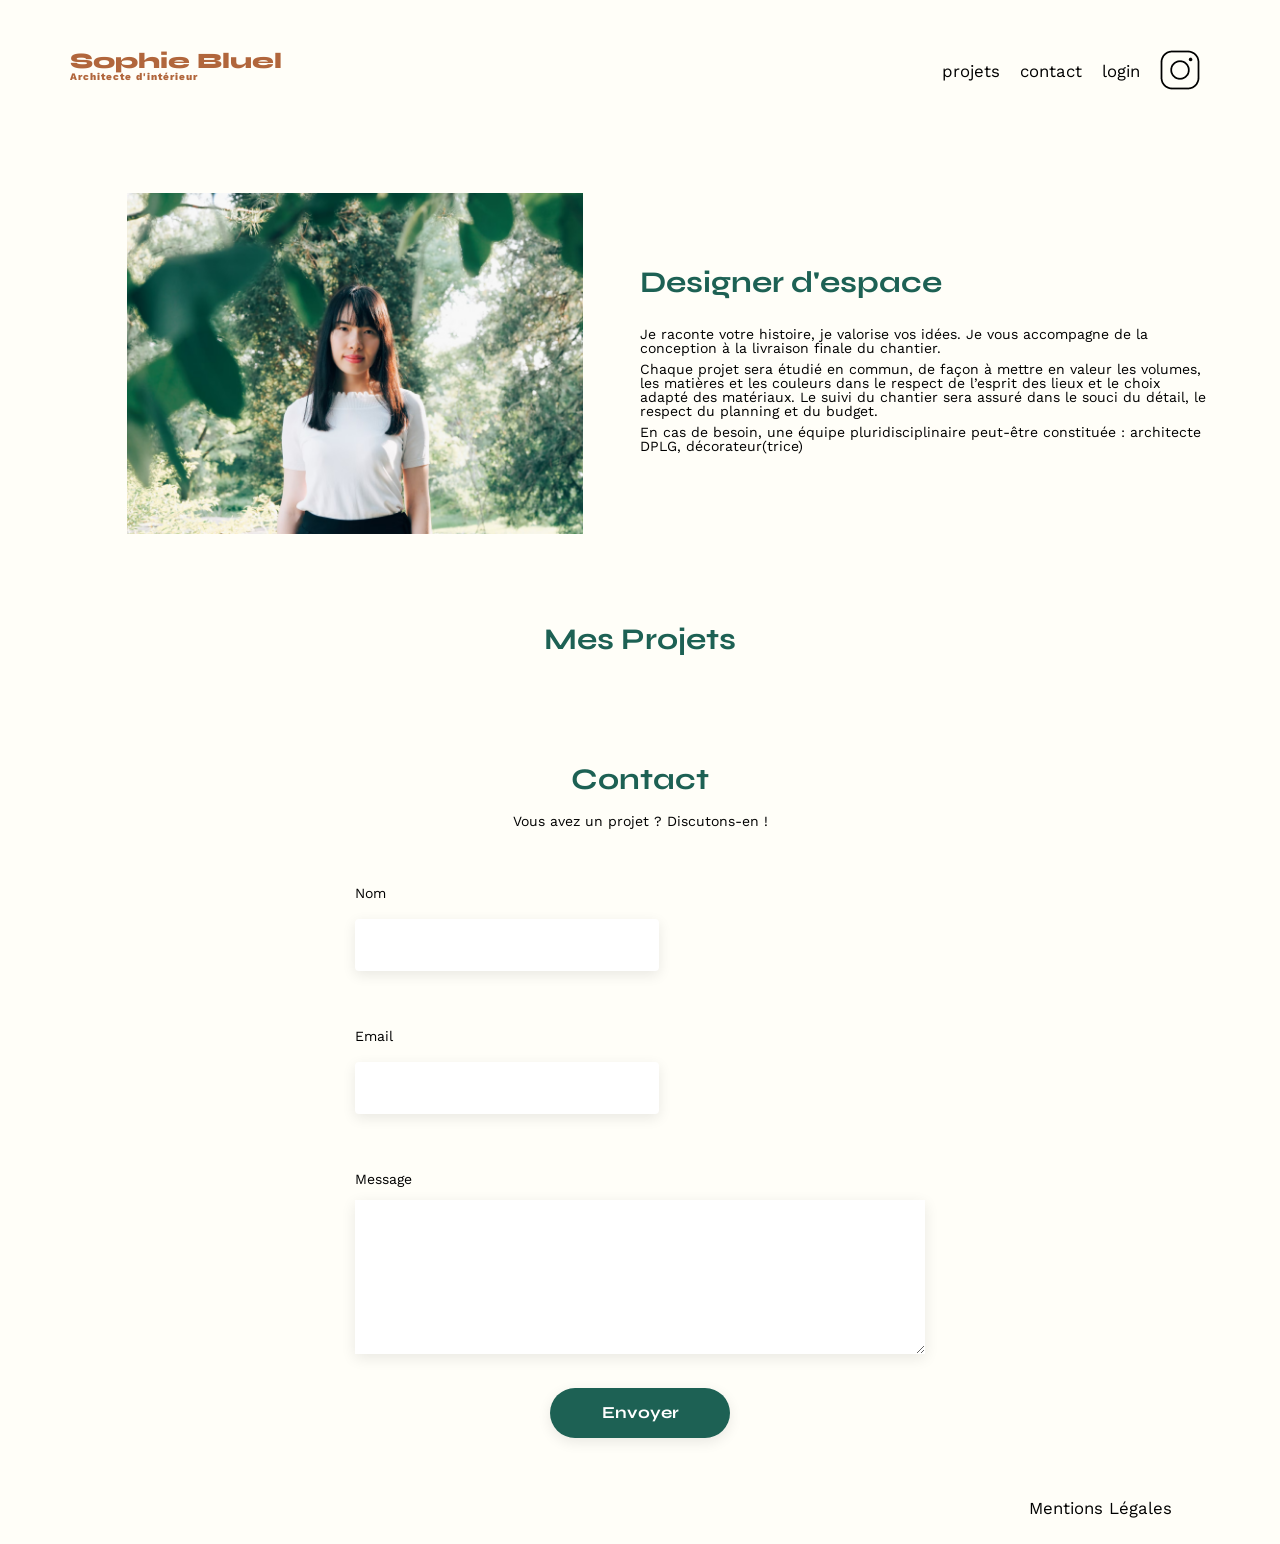
<file: FrontEnd/index.html>
<!DOCTYPE html>
<html lang="fr">
<head>
	<meta charset="UTF-8">
	<title>Sophie Bluel - Architecte d'intérieur</title>
	<meta name="viewport" content="width=device-width, initial-scale=1.0">
	<link rel="preconnect" href="https://fonts.googleapis.com">
	<link rel="preconnect" href="https://fonts.gstatic.com" crossorigin>
	<link href="https://fonts.googleapis.com/css2?family=Syne:wght@700;800&family=Work+Sans&display=swap" rel="stylesheet">
	<meta name="description" content="">
	<link rel="stylesheet" href="https://cdnjs.cloudflare.com/ajax/libs/font-awesome/6.5.0/css/all.min.css">
	<link rel="stylesheet" href="./assets/style.css">
</head>
<body>
<header>
	<h1>Sophie Bluel <span>Architecte d'intérieur</span></h1>
	<nav>
		<ul>
			<li>projets</li>
			<li>contact</li>
			<li><a href="login.html" class="login-link">login</a></li>

			<li><img src="./assets/icons/instagram.png" alt="Instagram"></li>
		</ul>
	</nav>
</header>
<main>
	<section id="introduction">
		<figure>
			<img src="./assets/images/sophie-bluel.png" alt="">
		</figure>
		<article>
			<h2>Designer d'espace</h2>
			<p>Je raconte votre histoire, je valorise vos idées. Je vous accompagne de la conception à la livraison finale du chantier.</p>
			<p>Chaque projet sera étudié en commun, de façon à mettre en valeur les volumes, les matières et les couleurs dans le respect de l’esprit des lieux et le choix adapté des matériaux. Le suivi du chantier sera assuré dans le souci du détail, le respect du planning et du budget.</p>
			<p>En cas de besoin, une équipe pluridisciplinaire peut-être constituée : architecte DPLG, décorateur(trice)</p>
		</article>
	</section>
	<section id="portfolio">
		<h2>Mes Projets</h2>
		<div class="gallery">
			
		</div>
	</section>
	<section id="contact">
		<h2>Contact</h2>
		<p>Vous avez un projet ? Discutons-en !</p>
		<form action="#" method="post">
			<label for="name">Nom</label>
			<input type="text" name="name" id="name">
			<label for="email">Email</label>
			<input type="email" name="email" id="email">
			<label for="message">Message</label>
			<textarea name="message" id="message" cols="30" rows="10"></textarea>
			<input type="submit" value="Envoyer">
		</form>
	</section>
	<script src="script.js" defer></script>
</main>

<footer>
	<nav>
		<ul>
			<li>Mentions Légales</li>
		</ul>
	</nav>
</footer>
<aside id="modal1" class="modal" aria-hidden="true" role="dialog" style="display: none;">
	<div class="modal-wrapper js-modal-stop">
		<button type="button" class="btn-close" aria-label="Fermer">
			<i class="fa-solid fa-xmark"></i>
		</button>
		<h2 class="modal-h2">Galerie photo</h2>
		<div class="modal-gallery">

		</div>
		<hr>
		<button type="button" class="btn-add">Ajouter une photo</button>
	</div>
</aside>
</body>
</html>
</file>
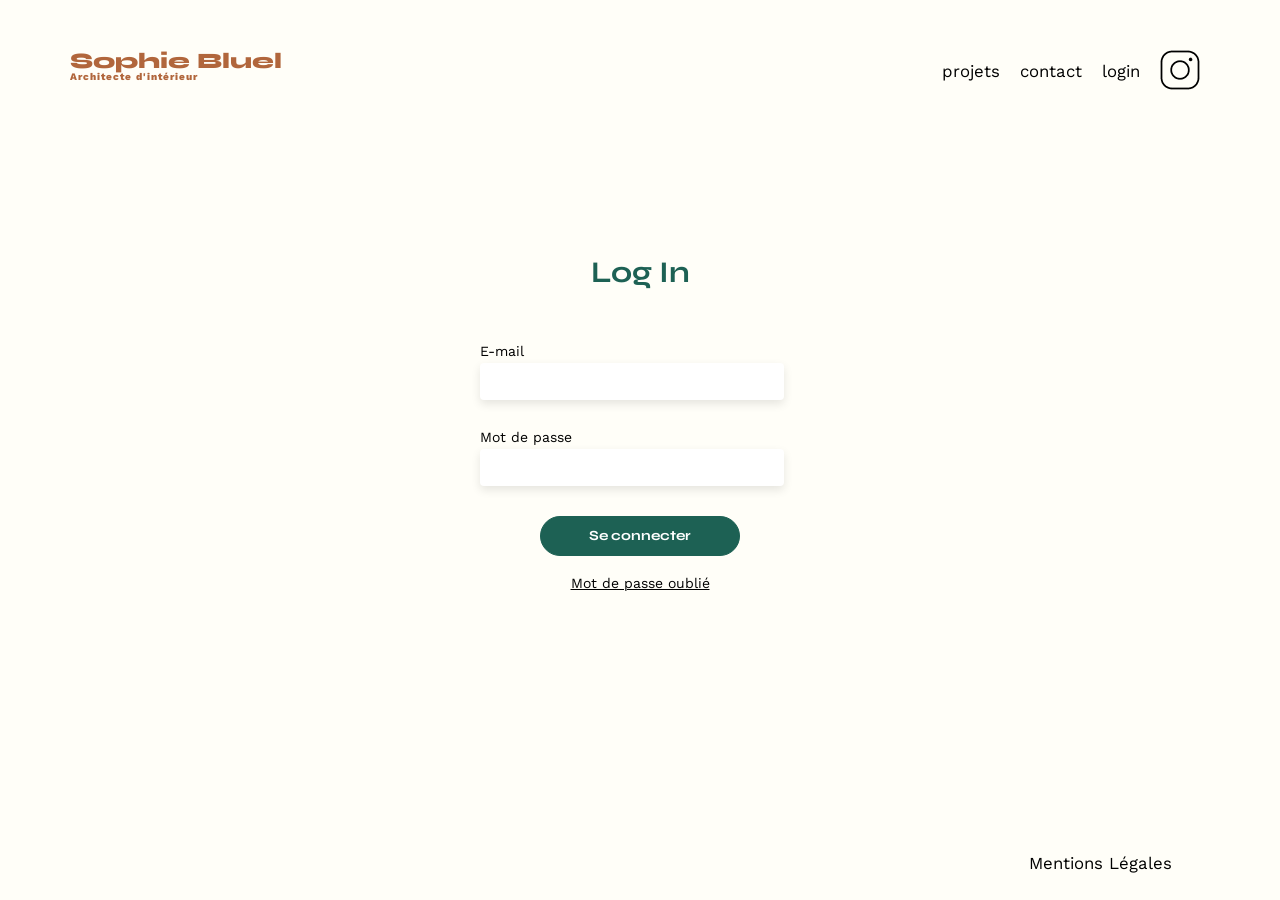
<file: FrontEnd/login.html>
<!DOCTYPE html>
<html lang="en">
<head>
    <meta charset="UTF-8">
    <meta name="viewport" content="width=device-width, initial-scale=1.0">
	<link rel="preconnect" href="https://fonts.googleapis.com">
	<link rel="preconnect" href="https://fonts.gstatic.com" crossorigin>
	<link href="https://fonts.googleapis.com/css2?family=Syne:wght@700;800&family=Work+Sans&display=swap" rel="stylesheet">
	<meta name="description" content="">
	<link rel="stylesheet" href="./assets/style.css">
	<script src="login.js" defer></script>
    <title>login</title>
</head>
<body>
    <header>
	<h1>Sophie Bluel <span>Architecte d'intérieur</span></h1>
	<nav>
		<ul>
			<li>projets</li>
			<li>contact</li>
			<li><a href="#">login</a></li>

			<li><img src="./assets/icons/instagram.png" alt="Instagram"></li>
		</ul>
	</nav>
</header>
<main>
	<h2 class="login-h2">Log In</h2>
		<form action="" class="login">
			<label for="email">E-mail</label>
			<input type="email" name="user-email" id="email">

			<label for="password">Mot de passe</label>
			<input type="password" name="user-password" id="password">
			<div class="div-log">
				<button type="submit" class="submit">Se connecter</button>
				<a href="#" class="forget-password">Mot de passe oublié</a>
			</div>
		</form>	
</main>

<footer>
	<nav>
		<ul>
			<li>Mentions Légales</li>
		</ul>
	</nav>
</footer>
</body>
</html>
</file>
<file: FrontEnd/assets/style.css>
/* http://meyerweb.com/eric/tools/css/reset/
   v2.0 | 20110126
   License: none (public domain)
*/

html, body, div, span, applet, object, iframe,
h1, h2, h3, h4, h5, h6, p, blockquote, pre,
a, abbr, acronym, address, big, cite, code,
del, dfn, em, img, ins, kbd, q, s, samp,
small, strike, strong, sub, sup, tt, var,
b, u, i, center,
dl, dt, dd, ol, ul, li,
fieldset, form, label, legend,
table, caption, tbody, tfoot, thead, tr, th, td,
article, aside, canvas, details, embed,
figure, figcaption, footer, header, hgroup,
menu, nav, output, ruby, section, summary,
time, mark, audio, video {
	margin: 0;
	padding: 0;
	border: 0;
	font-size: 100%;
	font: inherit;
	vertical-align: baseline;
}
/* HTML5 display-role reset for older browsers */
article, aside, details, figcaption, figure,
footer, header, hgroup, menu, nav, section {
	display: block;
}
body {
	line-height: 1;
	display: flex;
    flex-direction: column;
    min-height: 100vh;
}
main {
    flex: 1;
}
ol, ul {
	list-style: none;
}
blockquote, q {
	quotes: none;
}
blockquote:before, blockquote:after,
q:before, q:after {
	content: '';
	content: none;
}
table {
	border-collapse: collapse;
	border-spacing: 0;
}
/** end reset css**/
body {
	max-width: 1140px;
	margin:auto;
	font-family: 'Work Sans' ;
	font-size: 14px;
	background-color: #FFFEF8;
}
header {
	display: flex;
	justify-content: space-between;
	margin: 50px 0
}
section {
	margin: 50px 0
}

h1{
	display: flex;
	flex-direction: column;
	font-family: 'Syne';
	font-size: 22px;
	font-weight: 800;
	color: #B1663C
}

h1 > span {
	font-family: 'Work Sans';
	font-size:10px;
	letter-spacing: 0.1em;
;
}
i {
	margin: 1%;
	font-size: 16px;
}

h2{
	font-family: 'Syne';
	font-weight: 700;
	font-size: 30px;
	color: #1D6154
}
nav ul {
	display: flex;
	align-items: center;
	list-style-type: none;

}
nav li {
	padding: 0 10px;
	font-size: 1.2em;
}

li:hover {
	color: #B1663C;
}
a:link {
	color: inherit;
	
}
a:visited {
	color: inherit;
	text-decoration: none;
}
header a:link {
	text-decoration: none;
}
input {
	width: 300px;
	height: 35px;
	margin-top: 5px;
	margin-bottom: 30px;
	border: none; 
	border-radius: 4px;
	box-shadow: 0 4px 10px rgba(0, 0, 0, 0.1);
}
#introduction {
	display: flex;
	align-items: center;
}
#introduction figure {
	flex: 1
}
#introduction img {
	display: block;
	margin: auto;
	width: 80%;
}

#introduction article {
	flex: 1
}
#introduction h2 {
	margin-bottom: 1em;
}

#introduction p {
	margin-bottom: 0.5em;
}
#portfolio h2 {
	display: flex;
	justify-content: center;
	margin-top: 3em;
	margin-bottom: 2em;	
}
#contact {
	width: 50%;
	margin: auto;
}
#contact > * {
	text-align: center;

}
#contact h2{
	margin-bottom: 20px;
}
#contact form {
	text-align: left;
	margin-top:30px;
	display: flex;
	flex-direction: column;
}

#contact input {
	height: 50px;
	font-size: 1.2em;
	border: none;
	box-shadow: 0px 4px 14px rgba(0, 0, 0, 0.09);
}
#contact label {
	margin: 2em 0 1em 0;
}
#contact textarea {
	border: none;
	box-shadow: 0px 4px 14px rgba(0, 0, 0, 0.09);
}
.modal {
	position: fixed;
	inset: 0;
	background-color: rgba(0, 0, 0, 0.5);
	display: flex;
	justify-content: center;
	align-items: center;
	z-index: 3;
}
.modal-wrapper {
	background-color: white;
	padding: 30px;
	padding-top: 60px;
	padding-left: 120px;
	padding-right: 120px;
	border-radius: 10px;
	max-width: 400px;
	max-height: 72vh;
	overflow-y: auto;
	position: relative;
}

.modal-gallery {
    display: grid;
    grid-template-columns: repeat(5, 1fr);
    gap: 10px;
    margin: 30px 0;
}


.modal-figure {
    position: relative;
    margin: 0;
}

.modal-figure img {
	padding-bottom: 20px;
    width: 100%;
    height: auto;
    display: block;
}

.modal-figure .fa-trash-alt {
    position: absolute;
    top: 5px;
    right: 5px;
    background: black;
    color: white;
    padding: 4px;
    border-radius: 2px;
    font-size: 0.7rem;
    cursor: pointer;
}
.modal h2 {
	display: flex;
	justify-content: center;
	color: black;
	font-family: 'Work Sans';
	font-size: 24px;
	font-weight: 100;
	padding-bottom: 20px;

}
.btn-add {
	display: flex;
	justify-content: center;
	align-items: center;
	font-family: 'Syne';
	font-weight: 700;
	color: white;
	background-color: #1D6154;
	margin : 2em auto ;
	width: 220px;
	height: 40px;
	text-align: center;
	border-radius: 60px ;
}
.btn-close {
	position: absolute;
	top: 15px;
    right: 15px;
    background: none;
    border: none;
    font-size: 1.5rem;
    cursor: pointer;
}

.gallery {
	width: 100%;
	display: grid;
	grid-template-columns: 1fr 1fr 1fr;
	grid-column-gap: 20px;
	grid-row-gap: 20px;
}

.gallery img {
	width: 100%;

}
.div-filter {
	display: flex;
	align-items: center;
	justify-content: center;
	margin-bottom: 5%;
}
.edit-name {
	display: flex;
	justify-content: center;
	align-items: center;
	margin-top: 4em;
	margin-bottom: 1em;
	color: black;
	background-color: #FFFEF8;
	border: none;
}
.edit-mod {
	position: relative;
    width: 100vw;
	margin-left: calc(-50vw + 50%);
	height: 50px;
	background-color: black;
}
.edit-mod-name {
	height: 50px;
	display: flex;
	justify-content: center;
	align-items: center;
	color: white;
}
.title-wrapper {
    display: flex;
    align-items: center;
    justify-content: center;
	gap: 20px;
    margin-bottom: 30px;
}
.title-wrapper i {
    margin: 10px;
}
.filter-button {
	font-size: 18px;
	font-weight: 700;
	padding: 8px 20px;
	margin: 0.5%;
	border: 1px solid #1D6154;
	border-radius:  30px;
	color: #1D6154;
	background-color: #FFFEF8;
    font-family: Syne;
	height: 40px;


}
.active {
    color: white;
    background-color: #1D6154;
}
.login-h2 {
	display: flex;
	justify-content: center;
	padding-top: 10%;
}
.login {
	display: flex;
	flex-direction: column;
	width: 28%;
	margin: 0 auto;
	padding-top: 5%;
}
.div-log {
	display: flex;
	flex-direction: column;
	justify-content: center;
}
.submit {
	align-self: center;
	margin-bottom: 20px;
	width: 200px;
	height: 50px;
	border-radius: 30px;
	color: white;
    background-color: #1D6154;
	font-size: 14px;
	font-weight: 700;
	padding: 8px 20px;
	border: 1px solid #1D6154;
	border-radius:  30px;
	color: white;
    background-color: #1D6154;
    font-family: Syne;
	height: 40px;
}
button:hover {
	cursor: pointer;
}
.forget-password {
	align-self: center;
	text-decoration: underline solid black 1px;
}
.error-message {
    color: #d63838;
    background-color: #fde8e8;
    border-left: 3px solid #d63838;
    padding: 10px 15px;
    border-radius: 4px;
    margin-bottom: 20px;
    font-size: 0.9rem;
    animation: shake 0.4s ease, fadeIn 0.3s ease;
}

@keyframes fadeIn {
    from {
        opacity: 0;
        transform: translateY(-5px);
    }
    to {
        opacity: 1;
        transform: translateY(0);
    }
}

@keyframes shake {
    0%, 100% { transform: translateX(0); }
    25% { transform: translateX(-5px); }
    75% { transform: translateX(5px); }
}
input[type="submit"]{
	font-family: 'Syne';
	font-weight: 700;
	color: white;
	background-color: #1D6154;
	margin : 2em auto ;
	width: 180px;
	text-align: center;
	border-radius: 60px ;
}

footer nav ul {
	display: flex;
	justify-content: flex-end;
	margin: 2em
}
</file>
